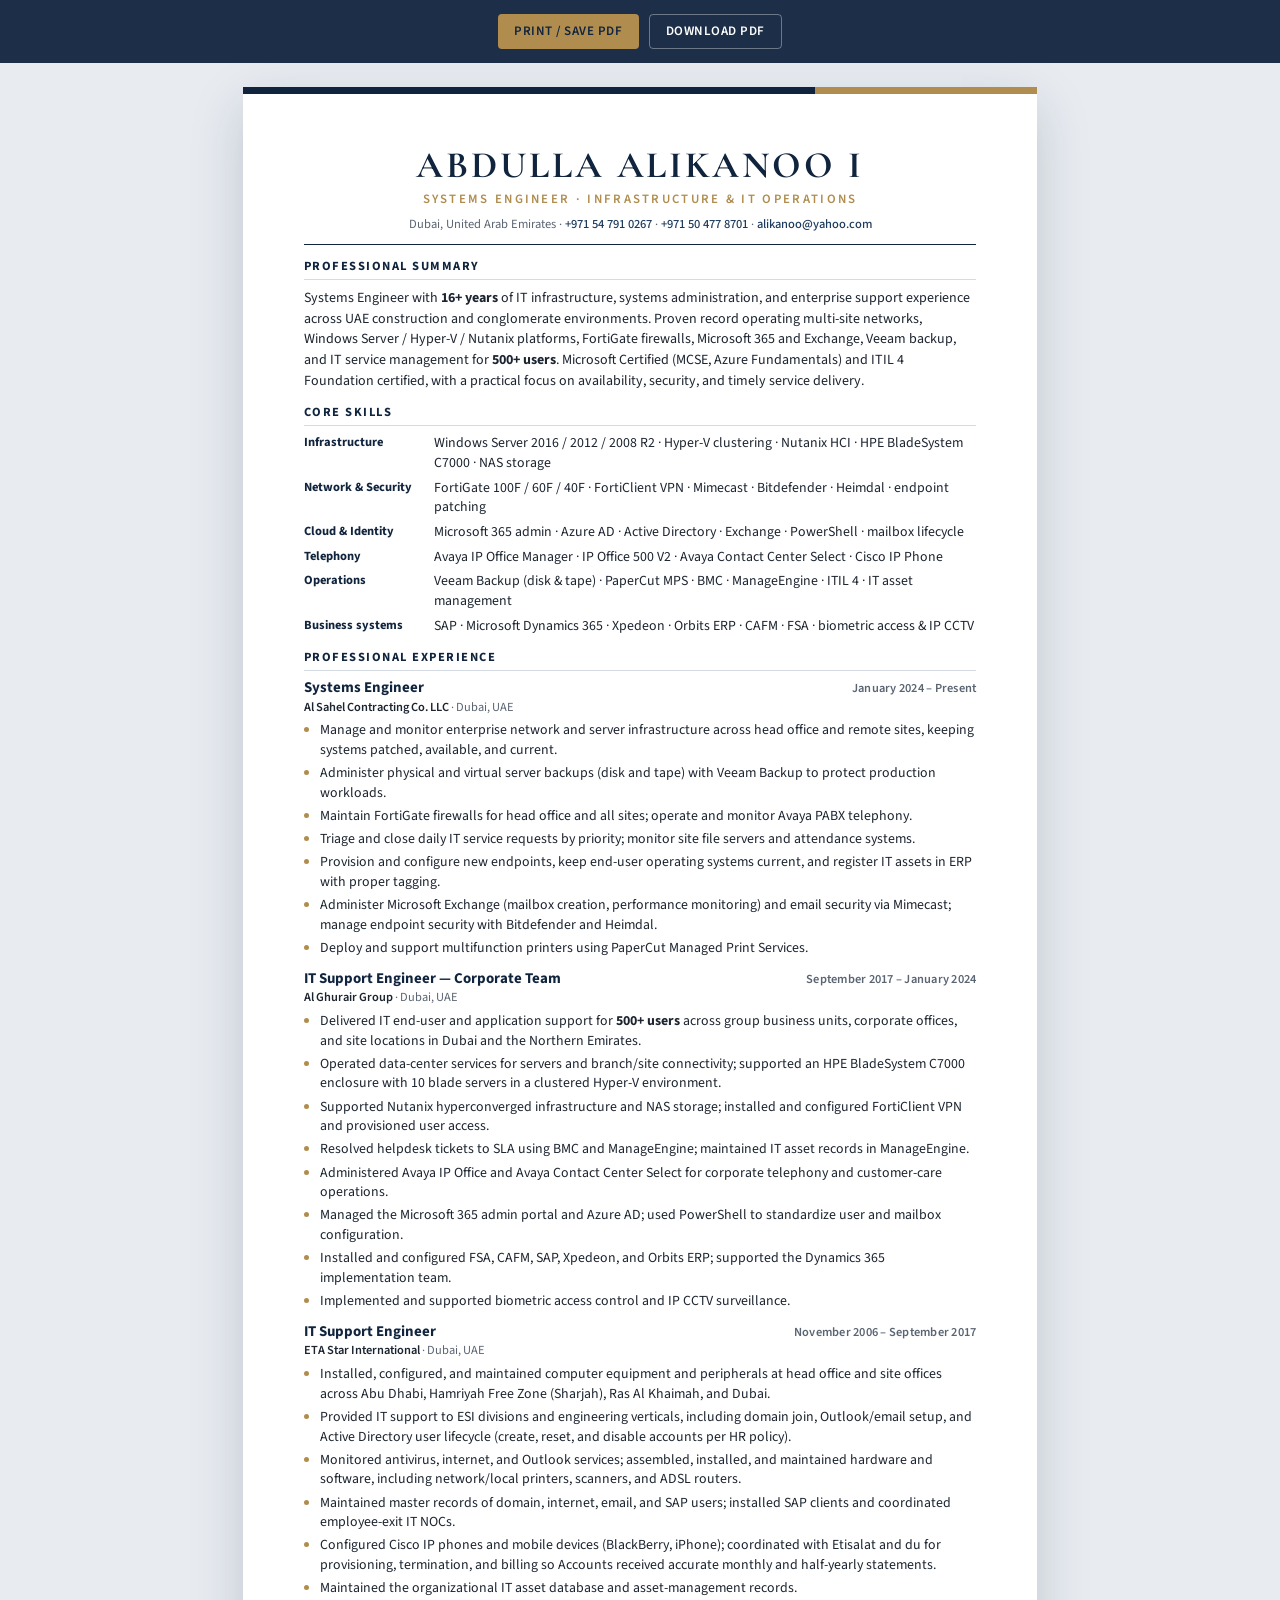
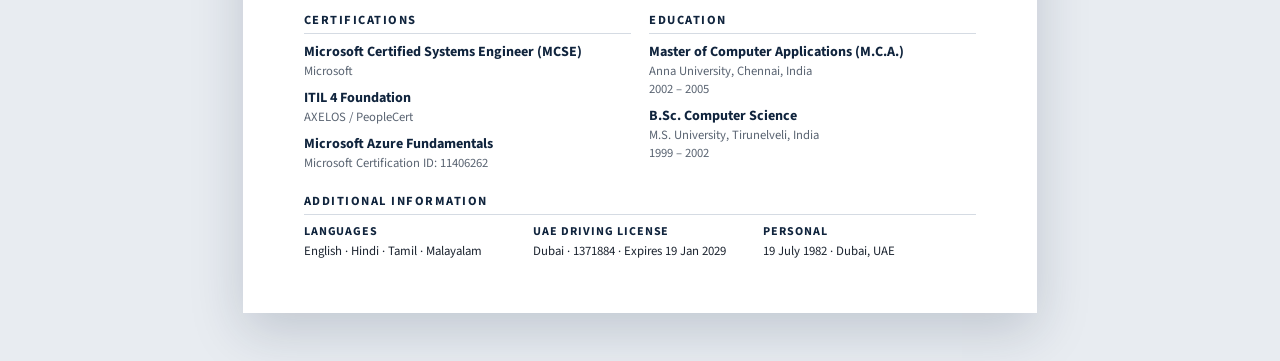
<file: index.html>
<!DOCTYPE html>
<html lang="en">
<head>
  <meta charset="UTF-8" />
  <meta name="viewport" content="width=device-width, initial-scale=1.0" />
  <meta name="description" content="Professional resume of Abdulla Alikanoo I — Systems Engineer with 16+ years of IT infrastructure and operations experience in the UAE." />
  <title>Abdulla Alikanoo I — Systems Engineer Resume</title>
  <link rel="preconnect" href="https://fonts.googleapis.com" />
  <link rel="preconnect" href="https://fonts.gstatic.com" crossorigin />
  <link href="https://fonts.googleapis.com/css2?family=Cormorant+Garamond:wght@600;700&family=Source+Sans+3:wght@400;500;600;700&display=swap" rel="stylesheet" />
  <style>
    :root {
      --navy: #10243d;
      --navy-mid: #1c3a5c;
      --gold: #b08d4f;
      --ink: #1c2430;
      --muted: #5a6472;
      --line: #d5dbe3;
      --chip: #f3f5f8;
      --paper: #ffffff;
      --page-w: 210mm;
      --page-h: 297mm;
    }

    * { box-sizing: border-box; margin: 0; padding: 0; }

    html, body {
      background: #e8ecf1;
      color: var(--ink);
      font-family: "Source Sans 3", "Segoe UI", Helvetica, Arial, sans-serif;
      font-size: 10.4pt;
      line-height: 1.42;
      -webkit-font-smoothing: antialiased;
    }

    .toolbar {
      position: sticky;
      top: 0;
      z-index: 10;
      display: flex;
      justify-content: center;
      gap: 10px;
      padding: 14px 16px;
      background: rgba(16, 36, 61, 0.94);
      backdrop-filter: blur(8px);
    }

    .toolbar button, .toolbar a {
      appearance: none;
      border: 0;
      background: var(--gold);
      color: var(--navy);
      font: 600 13px/1 "Source Sans 3", sans-serif;
      letter-spacing: 0.04em;
      text-transform: uppercase;
      padding: 10px 16px;
      border-radius: 4px;
      cursor: pointer;
      text-decoration: none;
    }

    .toolbar a {
      background: transparent;
      color: #fff;
      border: 1px solid rgba(255,255,255,0.35);
    }

    .sheet {
      width: var(--page-w);
      min-height: var(--page-h);
      margin: 24px auto 48px;
      background: var(--paper);
      box-shadow: 0 18px 50px rgba(16, 36, 61, 0.18);
      padding: 16mm 16mm 14mm;
      position: relative;
    }

    .sheet::before {
      content: "";
      position: absolute;
      top: 0; left: 0; right: 0;
      height: 7px;
      background: linear-gradient(90deg, var(--navy) 0 72%, var(--gold) 72% 100%);
    }

    header {
      text-align: center;
      padding-bottom: 11px;
      border-bottom: 1.5px solid var(--navy);
    }

    h1 {
      font-family: "Cormorant Garamond", Georgia, serif;
      font-size: 28pt;
      font-weight: 700;
      letter-spacing: 0.08em;
      line-height: 1;
      color: var(--navy);
      text-transform: uppercase;
      white-space: nowrap;
    }

    .title-line {
      margin-top: 5px;
      color: var(--gold);
      font-weight: 600;
      font-size: 9.6pt;
      letter-spacing: 0.18em;
      text-transform: uppercase;
    }

    .contact {
      margin-top: 7px;
      font-size: 9.4pt;
      color: var(--muted);
      line-height: 1.45;
    }

    .contact a {
      color: var(--navy-mid);
      text-decoration: none;
      font-weight: 500;
    }

    section { margin-top: 13px; }

    h2 {
      font-size: 9.4pt;
      font-weight: 700;
      letter-spacing: 0.12em;
      text-transform: uppercase;
      color: var(--navy);
      border-bottom: 1px solid var(--line);
      padding-bottom: 3px;
      margin-bottom: 8px;
    }

    .summary {
      color: var(--ink);
      font-size: 10.5pt;
      line-height: 1.48;
    }

    .skills {
      display: grid;
      grid-template-columns: 118px 1fr;
      gap: 5px 12px;
    }

    .skills dt {
      font-weight: 700;
      color: var(--navy);
      font-size: 9.4pt;
    }

    .skills dd { color: var(--ink); }

    .job { margin-bottom: 11px; }

    .job-head {
      display: flex;
      justify-content: space-between;
      align-items: baseline;
      gap: 12px;
    }

    .job h3 {
      font-size: 11.2pt;
      font-weight: 700;
      color: var(--navy);
      line-height: 1.2;
    }

    .company {
      font-weight: 600;
      color: var(--ink);
    }

    .dates {
      white-space: nowrap;
      font-size: 9.3pt;
      font-weight: 600;
      color: var(--muted);
      letter-spacing: 0.02em;
    }

    .meta {
      font-size: 9.3pt;
      color: var(--muted);
      margin: 1px 0 5px;
    }

    ul {
      padding-left: 16px;
    }

    li {
      margin-bottom: 3.5px;
    }

    li::marker { color: var(--gold); }

    .two-col {
      display: grid;
      grid-template-columns: 1fr 1fr;
      gap: 18px;
    }

    .edu h3, .certs h3 {
      font-size: 10.6pt;
      color: var(--navy);
      font-weight: 700;
    }

    .edu p, .certs p {
      font-size: 9.5pt;
      color: var(--muted);
    }

    .edu article, .certs article { margin-bottom: 8px; }

    .extras {
      display: grid;
      grid-template-columns: 1fr 1fr 1fr;
      gap: 10px 16px;
      font-size: 9.6pt;
    }

    .extras strong {
      display: block;
      color: var(--navy);
      font-size: 9pt;
      letter-spacing: 0.08em;
      text-transform: uppercase;
      margin-bottom: 2px;
    }

    footer.note {
      margin-top: 10px;
      font-size: 8pt;
      color: #8a93a0;
      text-align: center;
    }

      @media screen and (max-width: 900px) {
      html, body { background: #fff; }
      .sheet {
        width: 100%;
        min-height: 0;
        margin: 0;
        box-shadow: none;
        padding: 22px 18px 32px;
      }
      .job-head, .two-col, .extras, .skills {
        grid-template-columns: 1fr;
        display: block;
      }
      h1 { font-size: 26pt; white-space: normal; }
      .dates { display: block; margin-top: 2px; }
      .skills dt { margin-top: 6px; }
    }

    @page {
      size: A4;
      margin: 0;
    }

    .print-continue { display: none; }

    @media print {
      html, body {
        background: #fff;
        font-size: 10pt;
      }
      .toolbar { display: none !important; }
      .print-continue {
        display: block;
        break-before: page;
      }
      .sheet {
        width: auto;
        min-height: 0;
        margin: 0;
        box-shadow: none;
        padding: 14mm 15mm 12mm;
      }
      a { color: inherit; text-decoration: none; }
      .job { break-inside: avoid; }
      footer.note { display: none; }
    }
  </style>
</head>
<body>
  <div class="toolbar">
    <button type="button" onclick="window.print()">Print / Save PDF</button>
    <a href="Abdulla_Alikanoo_Resume.pdf" download>Download PDF</a>
  </div>

  <main class="sheet">
    <header>
      <h1>Abdulla Alikanoo I</h1>
      <p class="title-line">Systems Engineer · Infrastructure &amp; IT Operations</p>
      <p class="contact">
        Dubai, United Arab Emirates ·
        <a href="tel:+971547910267">+971 54 791 0267</a> ·
        <a href="tel:+971504778701">+971 50 477 8701</a> ·
        <a href="mailto:alikanoo@yahoo.com">alikanoo@yahoo.com</a>
      </p>
    </header>

    <section>
      <h2>Professional Summary</h2>
      <p class="summary">
        Systems Engineer with <strong>16+ years</strong> of IT infrastructure, systems administration, and enterprise support experience across UAE construction and conglomerate environments. Proven record operating multi-site networks, Windows Server / Hyper-V / Nutanix platforms, FortiGate firewalls, Microsoft 365 and Exchange, Veeam backup, and IT service management for <strong>500+ users</strong>. Microsoft Certified (MCSE, Azure Fundamentals) and ITIL 4 Foundation certified, with a practical focus on availability, security, and timely service delivery.
      </p>
    </section>

    <section>
      <h2>Core Skills</h2>
      <dl class="skills">
        <dt>Infrastructure</dt>
        <dd>Windows Server 2016 / 2012 / 2008 R2 · Hyper-V clustering · Nutanix HCI · HPE BladeSystem C7000 · NAS storage</dd>
        <dt>Network &amp; Security</dt>
        <dd>FortiGate 100F / 60F / 40F · FortiClient VPN · Mimecast · Bitdefender · Heimdal · endpoint patching</dd>
        <dt>Cloud &amp; Identity</dt>
        <dd>Microsoft 365 admin · Azure AD · Active Directory · Exchange · PowerShell · mailbox lifecycle</dd>
        <dt>Telephony</dt>
        <dd>Avaya IP Office Manager · IP Office 500 V2 · Avaya Contact Center Select · Cisco IP Phone</dd>
        <dt>Operations</dt>
        <dd>Veeam Backup (disk &amp; tape) · PaperCut MPS · BMC · ManageEngine · ITIL 4 · IT asset management</dd>
        <dt>Business systems</dt>
        <dd>SAP · Microsoft Dynamics 365 · Xpedeon · Orbits ERP · CAFM · FSA · biometric access &amp; IP CCTV</dd>
      </dl>
    </section>

    <section>
      <h2>Professional Experience</h2>

      <article class="job">
        <div class="job-head">
          <h3>Systems Engineer</h3>
          <span class="dates">January 2024 – Present</span>
        </div>
        <p class="meta"><span class="company">Al Sahel Contracting Co. LLC</span> · Dubai, UAE</p>
        <ul>
          <li>Manage and monitor enterprise network and server infrastructure across head office and remote sites, keeping systems patched, available, and current.</li>
          <li>Administer physical and virtual server backups (disk and tape) with Veeam Backup to protect production workloads.</li>
          <li>Maintain FortiGate firewalls for head office and all sites; operate and monitor Avaya PABX telephony.</li>
          <li>Triage and close daily IT service requests by priority; monitor site file servers and attendance systems.</li>
          <li>Provision and configure new endpoints, keep end-user operating systems current, and register IT assets in ERP with proper tagging.</li>
          <li>Administer Microsoft Exchange (mailbox creation, performance monitoring) and email security via Mimecast; manage endpoint security with Bitdefender and Heimdal.</li>
          <li>Deploy and support multifunction printers using PaperCut Managed Print Services.</li>
        </ul>
      </article>

      <article class="job">
        <div class="job-head">
          <h3>IT Support Engineer — Corporate Team</h3>
          <span class="dates">September 2017 – January 2024</span>
        </div>
        <p class="meta"><span class="company">Al Ghurair Group</span> · Dubai, UAE</p>
        <ul>
          <li>Delivered IT end-user and application support for <strong>500+ users</strong> across group business units, corporate offices, and site locations in Dubai and the Northern Emirates.</li>
          <li>Operated data-center services for servers and branch/site connectivity; supported an HPE BladeSystem C7000 enclosure with 10 blade servers in a clustered Hyper-V environment.</li>
          <li>Supported Nutanix hyperconverged infrastructure and NAS storage; installed and configured FortiClient VPN and provisioned user access.</li>
          <li>Resolved helpdesk tickets to SLA using BMC and ManageEngine; maintained IT asset records in ManageEngine.</li>
          <li>Administered Avaya IP Office and Avaya Contact Center Select for corporate telephony and customer-care operations.</li>
          <li>Managed the Microsoft 365 admin portal and Azure AD; used PowerShell to standardize user and mailbox configuration.</li>
          <li>Installed and configured FSA, CAFM, SAP, Xpedeon, and Orbits ERP; supported the Dynamics 365 implementation team.</li>
          <li>Implemented and supported biometric access control and IP CCTV surveillance.</li>
        </ul>
      </article>

      <h2 class="print-continue">Professional Experience continued</h2>
      <article class="job">
        <div class="job-head">
          <h3>IT Support Engineer</h3>
          <span class="dates">November 2006 – September 2017</span>
        </div>
        <p class="meta"><span class="company">ETA Star International</span> · Dubai, UAE</p>
        <ul>
          <li>Installed, configured, and maintained computer equipment and peripherals at head office and site offices across Abu Dhabi, Hamriyah Free Zone (Sharjah), Ras Al Khaimah, and Dubai.</li>
          <li>Provided IT support to ESI divisions and engineering verticals, including domain join, Outlook/email setup, and Active Directory user lifecycle (create, reset, and disable accounts per HR policy).</li>
          <li>Monitored antivirus, internet, and Outlook services; assembled, installed, and maintained hardware and software, including network/local printers, scanners, and ADSL routers.</li>
          <li>Maintained master records of domain, internet, email, and SAP users; installed SAP clients and coordinated employee-exit IT NOCs.</li>
          <li>Configured Cisco IP phones and mobile devices (BlackBerry, iPhone); coordinated with Etisalat and du for provisioning, termination, and billing so Accounts received accurate monthly and half-yearly statements.</li>
          <li>Maintained the organizational IT asset database and asset-management records.</li>
        </ul>
      </article>
    </section>

    <section class="two-col">
      <div class="certs">
        <h2>Certifications</h2>
        <article>
          <h3>Microsoft Certified Systems Engineer (MCSE)</h3>
          <p>Microsoft</p>
        </article>
        <article>
          <h3>ITIL 4 Foundation</h3>
          <p>AXELOS / PeopleCert</p>
        </article>
        <article>
          <h3>Microsoft Azure Fundamentals</h3>
          <p>Microsoft Certification ID: 11406262</p>
        </article>
      </div>
      <div class="edu">
        <h2>Education</h2>
        <article>
          <h3>Master of Computer Applications (M.C.A.)</h3>
          <p>Anna University, Chennai, India</p>
          <p>2002 – 2005</p>
        </article>
        <article>
          <h3>B.Sc. Computer Science</h3>
          <p>M.S. University, Tirunelveli, India</p>
          <p>1999 – 2002</p>
        </article>
      </div>
    </section>

    <section>
      <h2>Additional Information</h2>
      <div class="extras">
        <p><strong>Languages</strong>English · Hindi · Tamil · Malayalam</p>
        <p><strong>UAE Driving License</strong>Dubai · 1371884 · Expires 19 Jan 2029</p>
        <p><strong>Personal</strong>19 July 1982 · Dubai, UAE</p>
      </div>
    </section>
  </main>
</body>
</html>
</file>
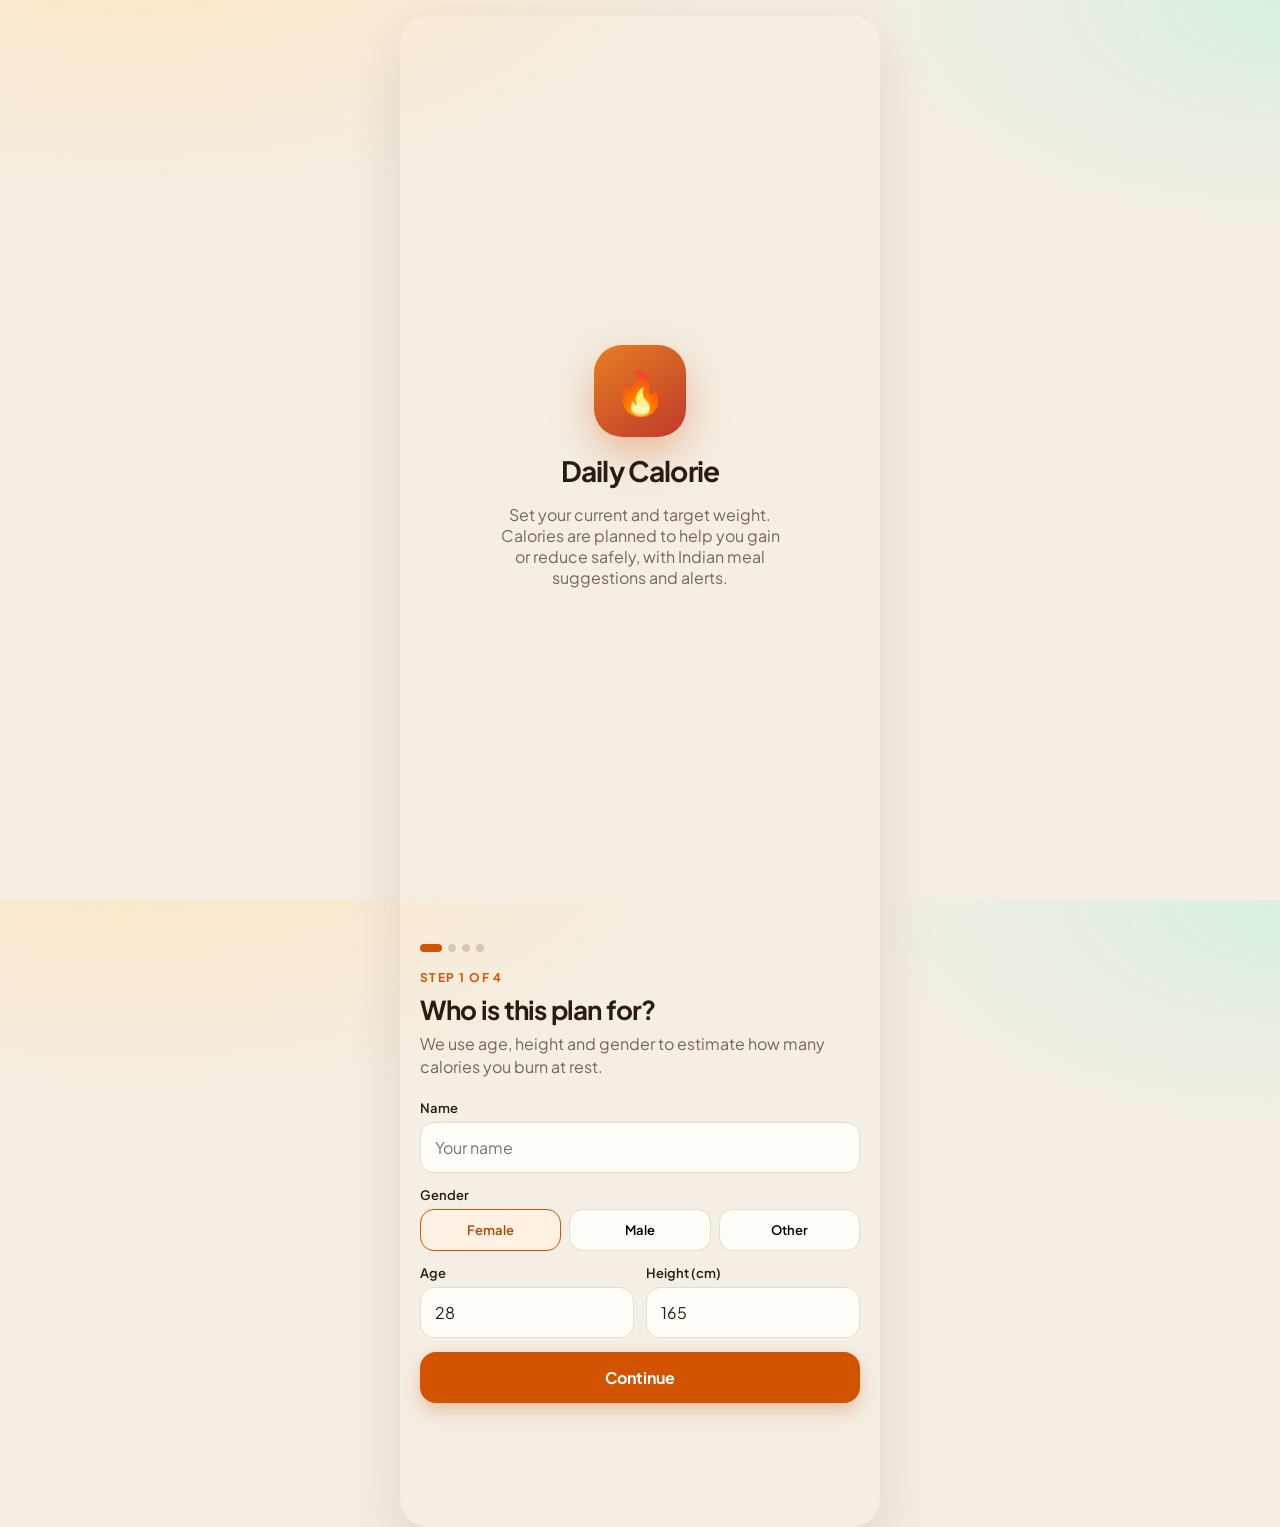
<file: web/index.html>
<!DOCTYPE html>
<html lang="en">
<head>
  <meta charset="UTF-8" />
  <meta name="viewport" content="width=device-width, initial-scale=1, viewport-fit=cover" />
  <meta name="theme-color" content="#d35400" />
  <meta name="mobile-web-app-capable" content="yes" />
  <meta name="apple-mobile-web-app-capable" content="yes" />
  <title>Daily Calorie</title>
  <link rel="preconnect" href="https://fonts.googleapis.com" />
  <link rel="preconnect" href="https://fonts.gstatic.com" crossorigin />
  <link href="https://fonts.googleapis.com/css2?family=Plus+Jakarta+Sans:wght@400;500;600;700;800&display=swap" rel="stylesheet" />
  <link rel="stylesheet" href="styles.css" />
  <link rel="manifest" href="manifest.json" />
</head>
<body>
  <div class="app-shell">
    <section id="screen-splash" class="screen active splash">
      <div class="logo-mark">🔥</div>
      <h1>Daily Calorie</h1>
      <p>Set your current and target weight. Calories are planned to help you gain or reduce safely, with Indian meal suggestions and alerts.</p>
    </section>

    <section id="screen-onboard" class="screen">
      <div class="onboard">
        <div class="step-dots" id="step-dots"></div>
        <div id="onboard-step"></div>
      </div>
    </section>

    <section id="screen-main" class="screen">
      <div id="page-home" class="page">
        <div class="topbar">
          <div class="greet">Good <span id="part-of-day">day</span>, <b id="hello-name">there</b></div>
          <div class="pill" id="today-date"></div>
        </div>
        <div id="status-banner" class="alert-banner"></div>
        <div class="card weight-card">
          <div class="weight-head">
            <div>
              <div class="lbl">Weight to calories</div>
              <b id="weight-plan-title">Set your target</b>
            </div>
            <span class="pill" id="weight-mode-pill">—</span>
          </div>
          <p class="weight-note" style="margin-top:0;margin-bottom:10px;">Enter current and target weight. Calories follow Reduce, Gain, or Maintain.</p>
          <div class="choice-row" id="home-mode-row">
            <button type="button" class="choice" data-intent="reduce">Reduce</button>
            <button type="button" class="choice" data-intent="maintain">Maintain</button>
            <button type="button" class="choice" data-intent="gain">Gain</button>
          </div>
          <div class="grid-2" style="margin-top:12px;">
            <div class="field"><label>Current weight (kg)</label><input id="home-weight" type="number" step="0.1" min="30" max="250" inputmode="decimal" /></div>
            <div class="field"><label>Target weight (kg)</label><input id="home-target" type="number" step="0.1" min="30" max="250" inputmode="decimal" /></div>
          </div>
          <div class="weight-nums">
            <div><small>Now</small><b id="w-now">—</b></div>
            <div><small>Target</small><b id="w-target">—</b></div>
            <div><small>To go</small><b id="w-togo">—</b></div>
          </div>
          <div class="weight-bar"><i id="weight-bar"></i></div>
          <div class="kcal-break" id="kcal-break"></div>
          <p class="weight-note" id="weight-note"></p>
          <button class="btn btn-primary" id="btn-apply-weight" style="margin-top:12px">Update calorie target</button>
        </div>
        <div class="card">
          <div class="ring-wrap">
            <div class="ring">
              <svg width="150" height="150" viewBox="0 0 150 150">
                <circle cx="75" cy="75" r="62" fill="none" stroke="#efe4d2" stroke-width="12" />
                <circle id="kcal-ring" cx="75" cy="75" r="62" fill="none" stroke="#d35400" stroke-width="12"
                  stroke-linecap="round" stroke-dasharray="389.6" stroke-dashoffset="389.6" />
              </svg>
              <div class="ring-center">
                <b id="kcal-left">0</b>
                <small id="kcal-caption">kcal left</small>
              </div>
            </div>
            <div class="stat-col">
              <div class="stat"><div class="lbl">Eaten</div><div class="val" id="kcal-eaten">0</div></div>
              <div class="stat"><div class="lbl">Daily target</div><div class="val" id="kcal-goal">0</div></div>
              <div class="stat"><div class="lbl">Plan</div><div class="val" id="goal-type">Maintain</div></div>
            </div>
          </div>
          <div class="macros">
            <div class="macro">Protein <div class="bar p"><i id="bar-p"></i></div><small id="txt-p">0 / 0 g</small></div>
            <div class="macro">Carbs <div class="bar c"><i id="bar-c"></i></div><small id="txt-c">0 / 0 g</small></div>
            <div class="macro">Fat <div class="bar f"><i id="bar-f"></i></div><small id="txt-f">0 / 0 g</small></div>
          </div>
        </div>

        <div class="card suggest-card">
          <div class="suggest-head">
            <h3>Suggested Indian <span id="suggest-meal">meal</span></h3>
            <span id="suggest-remain"></span>
          </div>
          <div id="combo-list"></div>
          <h3 style="margin:12px 0 4px">Quick add</h3>
          <div id="quick-foods"></div>
        </div>

        <div class="card">
          <h3>Today's log</h3>
          <div id="home-log"></div>
        </div>
      </div>

      <div id="page-foods" class="page hidden">
        <div class="topbar"><div class="greet"><b>Indian foods</b><span>Search and log a serving</span></div></div>
        <div class="search-wrap"><input id="food-search" type="search" placeholder="Search dosa, roti, biryani..." /></div>
        <div class="filter-scroll" id="food-filters"></div>
        <div class="card" id="food-list"></div>
        <div class="card custom-box">
          <h3>Custom item</h3>
          <input id="custom-name" placeholder="Name, e.g. homemade dal" />
          <div class="grid-2">
            <input id="custom-kcal" type="number" min="1" placeholder="Calories" />
            <select id="custom-meal">
              <option value="breakfast">Breakfast</option>
              <option value="lunch">Lunch</option>
              <option value="snack">Snack</option>
              <option value="dinner">Dinner</option>
            </select>
          </div>
          <button class="btn btn-primary" id="add-custom" style="margin-top:10px">Log custom food</button>
        </div>
      </div>

      <div id="page-log" class="page hidden">
        <div class="topbar"><div class="greet"><b>Daily log</b><span id="log-summary"></span></div></div>
        <div class="card" id="full-log"></div>
        <div class="card">
          <h3>This week</h3>
          <div class="week" id="week-strip"></div>
        </div>
      </div>

      <div id="page-alerts" class="page hidden">
        <div class="topbar"><div class="greet"><b>Alerts</b><span>Meal reminders and calorie warnings</span></div></div>
        <div class="card">
          <div class="toggle-row">
            <div><b>Meal reminders</b><small>Breakfast, lunch, snack, dinner</small></div>
            <button class="switch" id="sw-meals" type="button"><i></i></button>
          </div>
          <div class="time-grid">
            <div><label>Breakfast</label><input type="time" id="t-breakfast" /></div>
            <div><label>Lunch</label><input type="time" id="t-lunch" /></div>
            <div><label>Snack</label><input type="time" id="t-snack" /></div>
            <div><label>Dinner</label><input type="time" id="t-dinner" /></div>
          </div>
        </div>
        <div class="card">
          <div class="toggle-row">
            <div><b>Calorie warning</b><small>Alert at 80% of your daily goal</small></div>
            <button class="switch" id="sw-warn" type="button"><i></i></button>
          </div>
          <div class="toggle-row">
            <div><b>Over-limit alert</b><small>Alert when you exceed the goal</small></div>
            <button class="switch" id="sw-over" type="button"><i></i></button>
          </div>
          <div class="toggle-row">
            <div><b>Hydration ping</b><small>Drink water every 2 hours (8am–8pm)</small></div>
            <button class="switch" id="sw-water" type="button"><i></i></button>
          </div>
        </div>
        <div class="card">
          <button class="btn btn-primary" id="btn-test-alert">Send test alert</button>
          <button class="btn btn-ghost" id="btn-save-alerts">Save reminder times</button>
        </div>
      </div>

      <div id="page-profile" class="page hidden">
        <div class="topbar"><div class="greet"><b>Profile</b><span>Goal and body stats</span></div></div>
        <div class="card" id="profile-card"></div>
        <div class="card">
          <button class="btn btn-primary" id="btn-edit-profile">Recalculate goal</button>
          <button class="btn btn-ghost" id="btn-reset-today">Clear today's log</button>
        </div>
      </div>

      <nav class="nav">
        <button data-page="home" class="on">
          <svg viewBox="0 0 24 24" fill="none" stroke="currentColor" stroke-width="2"><path d="M4 11l8-7 8 7v9a1 1 0 0 1-1 1h-5v-6H10v6H5a1 1 0 0 1-1-1z"/></svg>
          Home
        </button>
        <button data-page="foods">
          <svg viewBox="0 0 24 24" fill="none" stroke="currentColor" stroke-width="2"><path d="M4 12h16M7 5h10l1 7H6zM8 19h8"/><circle cx="8" cy="19" r="1"/><circle cx="16" cy="19" r="1"/></svg>
          Foods
        </button>
        <button data-page="log">
          <svg viewBox="0 0 24 24" fill="none" stroke="currentColor" stroke-width="2"><rect x="4" y="4" width="16" height="16" rx="2"/><path d="M8 4v16M4 10h16"/></svg>
          Log
        </button>
        <button data-page="alerts">
          <svg viewBox="0 0 24 24" fill="none" stroke="currentColor" stroke-width="2"><path d="M18 8a6 6 0 10-12 0c0 7-3 7-3 7h18s-3 0-3-7"/><path d="M10 21a2 2 0 004 0"/></svg>
          Alerts
        </button>
        <button data-page="profile">
          <svg viewBox="0 0 24 24" fill="none" stroke="currentColor" stroke-width="2"><circle cx="12" cy="8" r="3"/><path d="M5 20c1.5-3 4-5 7-5s5.5 2 7 5"/></svg>
          You
        </button>
      </nav>
    </section>
  </div>
  <div class="toast" id="toast"></div>
  <script src="foods.js"></script>
  <script src="app.js"></script>
</body>
</html>
</file>
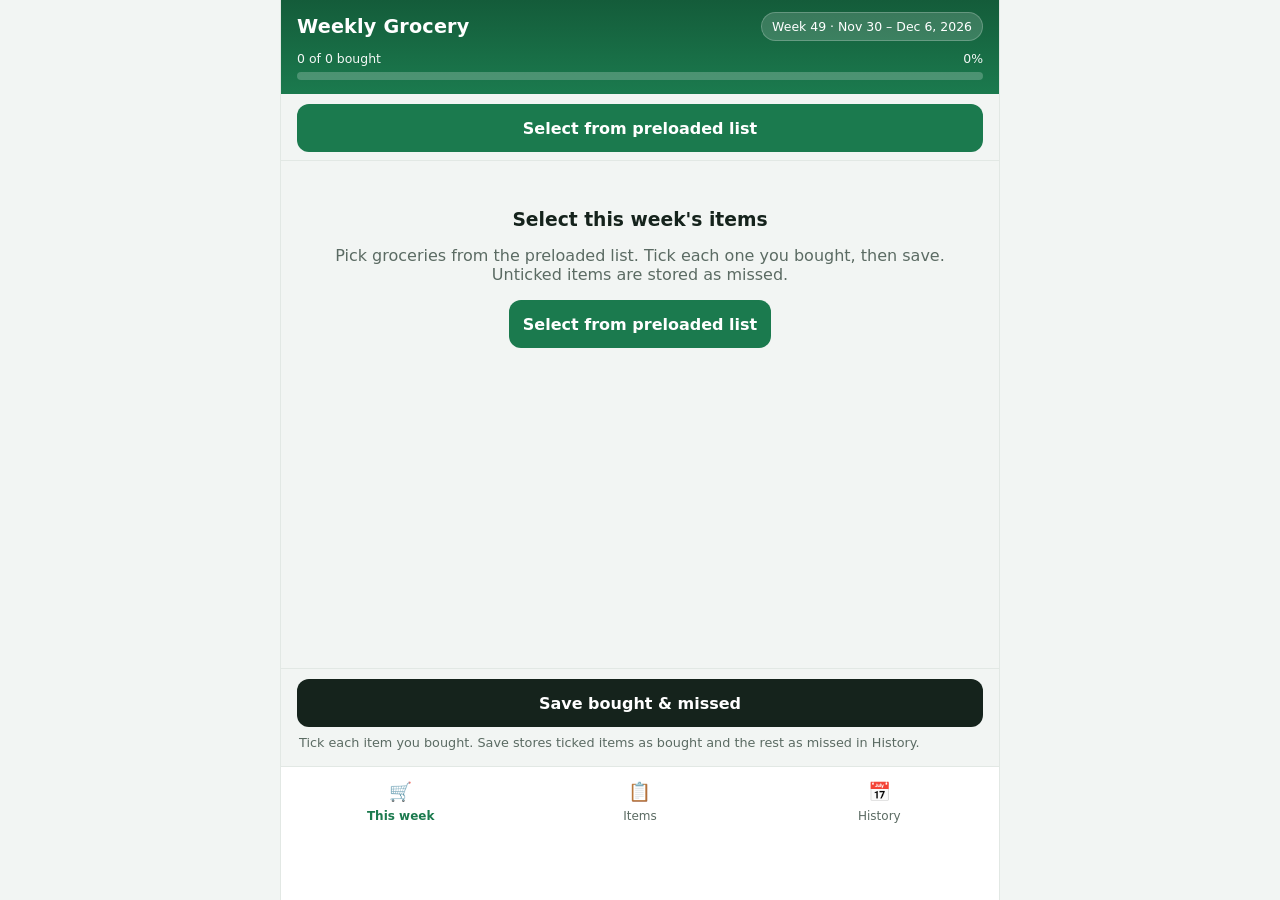
<file: android/app/src/main/assets/index.html>
<!DOCTYPE html>
<html lang="en">
<head>
  <meta charset="UTF-8">
  <meta name="viewport" content="width=device-width, initial-scale=1, maximum-scale=1, user-scalable=no, viewport-fit=cover">
  <meta name="theme-color" content="#1B7A4E">
  <meta name="color-scheme" content="light">
  <title>Weekly Grocery</title>
  <style>
    :root {
      --primary: #1B7A4E;
      --primary-dark: #145C3A;
      --primary-soft: #E7F5EE;
      --accent: #E8A317;
      --danger: #D64545;
      --danger-soft: #FDECEC;
      --bg: #F2F5F3;
      --card: #FFFFFF;
      --text: #15231C;
      --muted: #5B6B63;
      --line: #E2E8E4;
      --bought: #3D8B63;
      --missed: #C44B4B;
      --header-h: 72px;
      --nav-h: 64px;
      --radius: 16px;
      --safe-t: env(safe-area-inset-top, 0px);
      --safe-b: env(safe-area-inset-bottom, 0px);
      --safe-l: env(safe-area-inset-left, 0px);
      --safe-r: env(safe-area-inset-right, 0px);
    }

    * { box-sizing: border-box; -webkit-tap-highlight-color: transparent; }

    html, body {
      margin: 0;
      padding: 0;
      height: 100%;
      max-height: 100%;
      overflow: hidden;
      background: var(--bg);
      color: var(--text);
      font-family: "Roboto", "Noto Sans", system-ui, -apple-system, sans-serif;
    }

    button, input, select, textarea { font: inherit; }

    .app {
      display: flex;
      flex-direction: column;
      height: 100%;
      width: 100%;
      max-width: 720px;
      margin: 0 auto;
      background: var(--bg);
      overflow: hidden;
    }

    header.app-header {
      flex: 0 0 auto;
      background: linear-gradient(180deg, var(--primary-dark), var(--primary));
      color: #fff;
      padding: 12px 16px 14px;
      padding-left: max(16px, var(--safe-l));
      padding-right: max(16px, var(--safe-r));
    }

    .brand-row {
      display: flex;
      align-items: center;
      justify-content: space-between;
      gap: 12px;
    }

    .brand {
      font-size: 1.2rem;
      font-weight: 700;
      letter-spacing: 0.01em;
    }

    .week-chip {
      background: rgba(255,255,255,0.16);
      border: 1px solid rgba(255,255,255,0.22);
      border-radius: 999px;
      padding: 6px 10px;
      font-size: 0.78rem;
      white-space: nowrap;
    }

    .progress-wrap {
      margin-top: 10px;
    }

    .progress-meta {
      display: flex;
      justify-content: space-between;
      font-size: 0.78rem;
      opacity: 0.95;
      margin-bottom: 6px;
    }

    .progress-bar {
      height: 8px;
      background: rgba(255,255,255,0.22);
      border-radius: 99px;
      overflow: hidden;
    }

    .progress-bar > span {
      display: block;
      height: 100%;
      width: 0%;
      background: var(--accent);
      border-radius: 99px;
      transition: width 0.25s ease;
    }

    .panels {
      flex: 1 1 auto;
      min-height: 0;
      position: relative;
      overflow: hidden;
    }

    .panel {
      display: none;
      flex-direction: column;
      height: 100%;
      min-height: 0;
    }

    .panel.active { display: flex; }

    .scroll {
      flex: 1 1 auto;
      min-height: 0;
      overflow-y: auto;
      overflow-x: hidden;
      -webkit-overflow-scrolling: touch;
      overscroll-behavior: contain;
      padding: 12px 16px 16px;
      padding-left: max(16px, var(--safe-l));
      padding-right: max(16px, var(--safe-r));
    }

    .sticky-form {
      flex: 0 0 auto;
      padding: 10px 16px 8px;
      padding-left: max(16px, var(--safe-l));
      padding-right: max(16px, var(--safe-r));
      background: var(--bg);
      border-bottom: 1px solid var(--line);
    }

    .row-form {
      display: flex;
      gap: 8px;
      align-items: stretch;
    }

    .row-form input[type="text"],
    .row-form input[type="number"],
    .row-form select {
      flex: 1;
      min-width: 0;
      border: 1px solid var(--line);
      background: var(--card);
      border-radius: 12px;
      padding: 12px 12px;
      font-size: 16px;
      outline: none;
    }

    .row-form input:focus, .row-form select:focus, .modal input:focus, .modal select:focus {
      border-color: var(--primary);
      box-shadow: 0 0 0 3px var(--primary-soft);
    }

    .btn {
      border: none;
      border-radius: 12px;
      padding: 12px 14px;
      font-weight: 700;
      cursor: pointer;
      min-height: 48px;
    }

    .btn-primary { background: var(--primary); color: #fff; }
    .btn-dark { background: var(--text); color: #fff; width: 100%; }
    .btn-ghost {
      background: transparent;
      color: var(--danger);
      border: 1px solid var(--danger);
      width: 100%;
    }
    .btn:active { transform: scale(0.98); }

    .hint {
      color: var(--muted);
      font-size: 0.8rem;
      margin: 8px 2px 0;
    }

    .cat-block { margin-bottom: 16px; }

    .cat-title {
      font-size: 0.75rem;
      font-weight: 800;
      letter-spacing: 0.06em;
      text-transform: uppercase;
      color: var(--muted);
      margin: 6px 4px 8px;
    }

    .card {
      background: var(--card);
      border-radius: var(--radius);
      box-shadow: 0 1px 2px rgba(21,35,28,0.06);
      overflow: hidden;
    }

    .item-row {
      display: flex;
      align-items: center;
      gap: 10px;
      padding: 10px 12px;
      min-height: 56px;
      border-bottom: 1px solid var(--line);
    }

    .item-row:last-child { border-bottom: none; }

    .check {
      width: 28px;
      height: 28px;
      flex: 0 0 28px;
      accent-color: var(--primary);
    }

    .tick-wrap {
      width: 28px;
      height: 28px;
      flex: 0 0 28px;
      border: 2px solid #C5D0CA;
      border-radius: 8px;
      background: #fff;
      display: flex;
      align-items: center;
      justify-content: center;
      font-size: 1.05rem;
      color: transparent;
      font-weight: 800;
    }

    .item-row.is-bought .tick-wrap {
      background: var(--primary);
      border-color: var(--primary);
      color: #fff;
    }

    .item-main {
      flex: 1;
      min-width: 0;
    }

    .item-name {
      font-size: 1rem;
      font-weight: 600;
      overflow: hidden;
      text-overflow: ellipsis;
      white-space: nowrap;
    }

    .item-name.bought { text-decoration: line-through; color: var(--muted); }

    .item-meta {
      font-size: 0.75rem;
      color: var(--muted);
      margin-top: 2px;
    }

    .qty {
      display: flex;
      align-items: center;
      gap: 4px;
      flex: 0 0 auto;
    }

    .qty button {
      width: 32px;
      height: 32px;
      border: 1px solid var(--line);
      background: var(--bg);
      border-radius: 8px;
      font-size: 1.1rem;
      line-height: 1;
      color: var(--text);
    }

    .qty span {
      min-width: 18px;
      text-align: center;
      font-weight: 700;
      font-size: 0.9rem;
    }

    .icon-btn {
      width: 36px;
      height: 36px;
      border: none;
      background: transparent;
      color: var(--muted);
      font-size: 1.05rem;
      border-radius: 8px;
    }

    .icon-btn.danger { color: var(--danger); }

    .footer-actions {
      flex: 0 0 auto;
      padding: 10px 16px 16px;
      padding-left: max(16px, var(--safe-l));
      padding-right: max(16px, var(--safe-r));
      background: var(--bg);
      border-top: 1px solid var(--line);
    }

    .empty {
      text-align: center;
      color: var(--muted);
      padding: 36px 12px;
    }

    .empty h3 { margin: 0 0 6px; color: var(--text); }

    .history-card {
      background: var(--card);
      border-radius: var(--radius);
      margin-bottom: 12px;
      box-shadow: 0 1px 2px rgba(21,35,28,0.06);
      overflow: hidden;
    }

    .history-head {
      width: 100%;
      text-align: left;
      background: var(--card);
      border: none;
      padding: 14px;
      display: flex;
      justify-content: space-between;
      align-items: center;
      gap: 8px;
      min-height: 56px;
    }

    .history-title { font-weight: 800; }
    .history-sub { font-size: 0.8rem; color: var(--muted); margin-top: 3px; }

    .history-body {
      display: none;
      border-top: 1px solid var(--line);
      padding: 8px 14px 12px;
    }

    .history-card.open .history-body { display: block; }

    .history-item {
      display: flex;
      justify-content: space-between;
      gap: 8px;
      padding: 6px 0;
      font-size: 0.92rem;
    }

    .history-group-title {
      font-size: 0.75rem;
      font-weight: 800;
      letter-spacing: 0.06em;
      text-transform: uppercase;
      margin: 10px 0 4px;
    }
    .history-group-title.ok { color: var(--bought); }
    .history-group-title.no { color: var(--missed); }

    .ok { color: var(--bought); font-weight: 700; }
    .no { color: var(--missed); font-weight: 700; }

    nav.bottom-nav {
      flex: 0 0 auto;
      display: flex;
      background: var(--card);
      border-top: 1px solid var(--line);
      padding-top: 8px;
      padding-bottom: 12px;
    }

    .bottom-space {
      flex: 0 0 56px;
      height: 56px;
      min-height: 56px;
      background: var(--card);
    }

    nav.bottom-nav button {
      flex: 1;
      border: none;
      background: transparent;
      padding: 6px 4px 8px;
      color: var(--muted);
      min-height: 52px;
    }

    nav.bottom-nav button.active {
      color: var(--primary);
      font-weight: 800;
    }

    nav.bottom-nav .nav-ico { display: block; font-size: 1.15rem; margin-bottom: 2px; }
    nav.bottom-nav .nav-lab { font-size: 0.75rem; }

    .modal-backdrop {
      display: none;
      position: fixed;
      inset: 0;
      background: rgba(15, 28, 22, 0.45);
      z-index: 20;
      align-items: flex-end;
      justify-content: center;
    }

    .modal-backdrop.show { display: flex; }

    .modal {
      width: 100%;
      max-width: 720px;
      background: var(--card);
      border-radius: 20px 20px 0 0;
      padding: 16px 16px calc(48px + var(--safe-b));
      max-height: 88dvh;
      overflow-y: auto;
      -webkit-overflow-scrolling: touch;
    }

    .modal h2 { margin: 0 0 12px; font-size: 1.15rem; }

    .field { margin-bottom: 10px; }
    .field label {
      display: block;
      font-size: 0.75rem;
      font-weight: 700;
      color: var(--muted);
      margin-bottom: 4px;
      text-transform: uppercase;
      letter-spacing: 0.04em;
    }

    .field input, .field select {
      width: 100%;
      border: 1px solid var(--line);
      border-radius: 12px;
      padding: 12px;
      font-size: 16px;
      background: #fff;
    }

    .modal-actions {
      display: grid;
      grid-template-columns: 1fr 1fr;
      gap: 8px;
      margin-top: 8px;
    }

    .pick-btn { width: 100%; }

    .picker-item {
      display: flex;
      align-items: center;
      gap: 10px;
      width: 100%;
      text-align: left;
      background: var(--card);
      border: none;
      border-bottom: 1px solid var(--line);
      padding: 12px;
      min-height: 52px;
    }

    .picker-item .mark {
      width: 26px;
      height: 26px;
      border: 2px solid #C5D0CA;
      border-radius: 8px;
      display: flex;
      align-items: center;
      justify-content: center;
      color: transparent;
      font-weight: 800;
      flex: 0 0 26px;
    }

    .picker-item.picked .mark {
      background: var(--primary);
      border-color: var(--primary);
      color: #fff;
    }

    .chip-row {
      display: flex;
      flex-wrap: wrap;
      gap: 8px;
      margin-bottom: 12px;
    }

    .chip {
      border: 1px solid var(--line);
      background: var(--card);
      border-radius: 999px;
      padding: 8px 12px;
      font-size: 0.82rem;
      color: var(--text);
    }

    .chip.on {
      background: var(--primary-soft);
      border-color: var(--primary);
      color: var(--primary-dark);
      font-weight: 700;
    }

    .add-week-btn {
      border: 1px solid var(--primary);
      background: var(--primary-soft);
      color: var(--primary-dark);
      border-radius: 10px;
      padding: 8px 10px;
      font-weight: 700;
      font-size: 0.78rem;
      white-space: nowrap;
    }

    .add-week-btn[disabled] {
      opacity: 0.45;
      border-color: var(--line);
      background: var(--bg);
      color: var(--muted);
    }

    .item-row.items-mode .qty { display: none; }

    @media (max-width: 400px) {
      .item-row { gap: 6px; padding: 10px 8px; }
      .add-week-btn { padding: 8px 8px; font-size: 0.72rem; }
      .icon-btn { width: 32px; height: 32px; }
    }

    @media (min-width: 600px) {
      .app { border-left: 1px solid var(--line); border-right: 1px solid var(--line); }
      .modal { border-radius: 20px; margin-bottom: 24px; }
      .modal-backdrop { align-items: center; }
    }
  </style>
</head>
<body>
<div class="app">
  <header class="app-header">
    <div class="brand-row">
      <div class="brand">Weekly Grocery</div>
      <div class="week-chip" id="weekChip">This week</div>
    </div>
    <div class="progress-wrap" id="progressWrap">
      <div class="progress-meta">
        <span id="progressLabel">0 of 0 bought</span>
        <span id="progressPct">0%</span>
      </div>
      <div class="progress-bar"><span id="progressFill"></span></div>
    </div>
  </header>

  <div class="panels">
    <section class="panel active" id="panel-shop">
      <div class="sticky-form">
        <button class="btn btn-primary pick-btn" id="pickItemsBtn" type="button">Select from preloaded list</button>
      </div>
      <div class="scroll" id="shopScroll"></div>
      <div class="footer-actions">
        <button class="btn btn-dark" id="finishBtn" type="button">Save bought &amp; missed</button>
        <p class="hint">Tick each item you bought. Save stores ticked items as bought and the rest as missed in History.</p>
      </div>
    </section>

    <section class="panel" id="panel-items">
      <div class="sticky-form">
        <div class="row-form">
          <input id="newItemName" type="text" maxlength="60" placeholder="Add item, e.g. Milk" autocomplete="off">
          <button class="btn btn-primary" id="addItemBtn" type="button">Add</button>
        </div>
        <p class="hint">This is your preloaded list. Tap Add to put an item on this week, then tick bought items and save.</p>
      </div>
      <div class="scroll" id="itemsScroll"></div>
    </section>

    <section class="panel" id="panel-history">
      <div class="scroll" id="historyScroll"></div>
    </section>
  </div>

  <nav class="bottom-nav">
    <button type="button" class="active" data-tab="shop"><span class="nav-ico">🛒</span><span class="nav-lab">This week</span></button>
    <button type="button" data-tab="items"><span class="nav-ico">📋</span><span class="nav-lab">Items</span></button>
    <button type="button" data-tab="history"><span class="nav-ico">📅</span><span class="nav-lab">History</span></button>
  </nav>
  <div class="bottom-space" aria-hidden="true"></div>
</div>

<div class="modal-backdrop" id="modalBackdrop">
  <div class="modal" role="dialog" aria-modal="true" aria-labelledby="modalTitle">
    <h2 id="modalTitle">Edit item</h2>
    <div class="field">
      <label for="editName">Name</label>
      <input id="editName" type="text" maxlength="60">
    </div>
    <div class="field">
      <label for="editCategory">Category</label>
      <select id="editCategory"></select>
    </div>
    <div class="field">
      <label for="editQty">Usual quantity</label>
      <input id="editQty" type="number" min="1" max="9999" step="1">
    </div>
    <div class="field">
      <label for="editUnit">Unit</label>
      <input id="editUnit" type="text" maxlength="16" placeholder="pcs, kg, L, pack">
    </div>
    <div class="field" id="stapleField" style="display:none">
      <label>
        <input id="editStaple" type="checkbox"> Keep in preloaded list
      </label>
    </div>
    <div class="modal-actions">
      <button class="btn" type="button" id="cancelEdit" style="background:#eef2f0">Cancel</button>
      <button class="btn btn-primary" type="button" id="saveEdit">Save</button>
    </div>
  </div>
</div>

<div class="modal-backdrop" id="pickerBackdrop">
  <div class="modal" role="dialog" aria-modal="true" aria-labelledby="pickerTitle">
    <h2 id="pickerTitle">Select this week's items</h2>
    <p class="hint">Tap items from the preloaded list. Selected items go on This week so you can tick what you bought.</p>
    <div id="pickerList"></div>
    <div class="modal-actions">
      <button class="btn" type="button" id="cancelPicker" style="background:#eef2f0">Close</button>
      <button class="btn btn-primary" type="button" id="donePicker">Done</button>
    </div>
  </div>
</div>

<script>
(function () {
  const STORAGE_KEY = "weeklyGrocery.v2";
  const CATEGORIES = ["Dairy", "Bakery", "Produce", "Protein", "Pantry", "Household", "Other"];
  const DEFAULT_ITEMS = [
    ["Milk", "Dairy", 2, "L"],
    ["Eggs", "Dairy", 12, "pcs"],
    ["Butter", "Dairy", 1, "pack"],
    ["Cheese", "Dairy", 1, "pack"],
    ["Yogurt", "Dairy", 4, "cups"],
    ["Bread", "Bakery", 1, "loaf"],
    ["Roti / Chapati", "Bakery", 1, "pack"],
    ["Bananas", "Produce", 1, "bunch"],
    ["Apples", "Produce", 6, "pcs"],
    ["Tomatoes", "Produce", 1, "kg"],
    ["Onions", "Produce", 1, "kg"],
    ["Potatoes", "Produce", 2, "kg"],
    ["Garlic", "Produce", 1, "pack"],
    ["Ginger", "Produce", 1, "pcs"],
    ["Spinach", "Produce", 1, "bunch"],
    ["Carrots", "Produce", 500, "g"],
    ["Chicken", "Protein", 1, "kg"],
    ["Fish", "Protein", 500, "g"],
    ["Rice", "Pantry", 5, "kg"],
    ["Pasta", "Pantry", 1, "pack"],
    ["Cooking oil", "Pantry", 1, "L"],
    ["Sugar", "Pantry", 1, "kg"],
    ["Salt", "Pantry", 1, "pack"],
    ["Tea", "Pantry", 1, "pack"],
    ["Coffee", "Pantry", 1, "pack"],
    ["Dish soap", "Household", 1, "bottle"],
    ["Laundry detergent", "Household", 1, "pack"],
    ["Toilet paper", "Household", 1, "pack"]
  ];

  const uid = () => (crypto.randomUUID ? crypto.randomUUID() : ("id" + Date.now() + Math.random().toString(16).slice(2)));
  const esc = (s) => String(s).replace(/[&<>"']/g, (c) => ({ "&": "&amp;", "<": "&lt;", ">": "&gt;", '"': "&quot;", "'": "&#39;" }[c]));

  function weekInfo(from) {
    const d = from ? new Date(from) : new Date();
    const date = new Date(d.getFullYear(), d.getMonth(), d.getDate());
    const day = date.getDay();
    const mondayOffset = day === 0 ? -6 : 1 - day;
    const monday = new Date(date);
    monday.setDate(date.getDate() + mondayOffset);
    const sunday = new Date(monday);
    sunday.setDate(monday.getDate() + 6);
    const thursday = new Date(monday);
    thursday.setDate(monday.getDate() + 3);
    const year = thursday.getFullYear();
    const jan4 = new Date(year, 0, 4);
    const jan4Day = jan4.getDay() || 7;
    const week1 = new Date(jan4);
    week1.setDate(jan4.getDate() - jan4Day + 1);
    const week = 1 + Math.round((monday - week1) / 604800000);
    const key = year + "-W" + String(week).padStart(2, "0");
    const fmt = (x) => x.toLocaleDateString(undefined, { month: "short", day: "numeric" });
    const label = fmt(monday) + " – " + fmt(sunday) + ", " + year;
    return { key, week, year, monday, sunday, label };
  }

  function loadState() {
    try {
      const raw = localStorage.getItem(STORAGE_KEY);
      if (raw) {
        const parsed = JSON.parse(raw);
        if (parsed && Array.isArray(parsed.catalog)) return parsed;
      }
    } catch (e) {}
    const catalog = DEFAULT_ITEMS.map(([name, category, qty, unit]) => ({
      id: uid(), name, category, qty, unit, staple: true
    }));
    return { catalog, currentWeekKey: null, currentList: [], history: [] };
  }

  let state = loadState();
  let editingId = null;
  let openHistory = {};

  function save() {
    localStorage.setItem(STORAGE_KEY, JSON.stringify(state));
  }

  function archiveCurrentWeek(auto) {
    if (!state.currentList.length) return;
    state.history.push({
      id: uid(),
      weekKey: state.currentWeekKey,
      label: state.currentWeekLabel || state.currentWeekKey,
      finishedAt: new Date().toISOString(),
      auto: !!auto,
      items: state.currentList.map((i) => ({ ...i }))
    });
  }

  function ensureCurrentWeek() {
    const now = weekInfo();
    if (state.currentWeekKey === now.key) return;
    if (state.currentWeekKey) archiveCurrentWeek(true);
    startWeek(now);
  }

  function startWeek(info) {
    state.currentWeekKey = info.key;
    state.currentWeekLabel = info.label;
    state.currentList = [];
    save();
  }

  function currentWeek() {
    return weekInfo();
  }

  function setTab(tab) {
    document.querySelectorAll(".panel").forEach((p) => p.classList.remove("active"));
    document.getElementById("panel-" + tab).classList.add("active");
    document.querySelectorAll(".bottom-nav button").forEach((b) => {
      b.classList.toggle("active", b.dataset.tab === tab);
    });
    if (tab === "shop") renderShop();
    if (tab === "items") renderItems();
    if (tab === "history") renderHistory();
  }

  function updateHeader() {
    const w = currentWeek();
    document.getElementById("weekChip").textContent = "Week " + w.week + " · " + w.label;
    const total = state.currentList.length;
    const bought = state.currentList.filter((i) => i.bought).length;
    const pct = total ? Math.round((bought / total) * 100) : 0;
    document.getElementById("progressLabel").textContent = bought + " of " + total + " bought";
    document.getElementById("progressPct").textContent = pct + "%";
    document.getElementById("progressFill").style.width = pct + "%";
  }

  function groupByCategory(items) {
    const groups = {};
    CATEGORIES.forEach((c) => { groups[c] = []; });
    items.forEach((item) => {
      const cat = CATEGORIES.includes(item.category) ? item.category : "Other";
      groups[cat].push(item);
    });
    return groups;
  }

  function renderShop() {
    updateHeader();
    const root = document.getElementById("shopScroll");
    if (!state.currentList.length) {
      root.innerHTML = '<div class="empty"><h3>Select this week\'s items</h3><p>Pick groceries from the preloaded list. Tick each one you bought, then save. Unticked items are stored as missed.</p><p><button class="btn btn-primary" type="button" id="emptyPickBtn">Select from preloaded list</button></p></div>';
      return;
    }
    const groups = groupByCategory(state.currentList);
    let html = "";
    CATEGORIES.forEach((cat) => {
      const rows = groups[cat];
      if (!rows.length) return;
      html += '<div class="cat-block"><div class="cat-title">' + esc(cat) + '</div><div class="card">';
      rows.forEach((item) => {
        html += itemRowHtml(item, "shop");
      });
      html += "</div></div>";
    });
    root.innerHTML = html;
  }

  function itemRowHtml(item, mode) {
    const onList = mode === "items" && state.currentList.some((x) => x.catalogId === item.id);
    return (
      '<div class="item-row' + (mode === "items" ? " items-mode" : "") + (item.bought ? " is-bought" : "") + '" data-id="' + esc(item.id) + '">' +
        (mode === "shop"
          ? '<button class="tick-wrap" type="button" data-act="toggle-row" aria-label="Mark bought">' + (item.bought ? "✓" : "") + "</button>"
          : "") +
        '<div class="item-main"' + (mode === "shop" ? ' data-act="toggle-row"' : "") + ">" +
          '<div class="item-name' + (item.bought ? " bought" : "") + '">' + esc(item.name) + "</div>" +
          '<div class="item-meta">' + esc(item.category) +
            (item.qty ? " · " + esc(item.qty) + (item.unit ? " " + esc(item.unit) : "") : "") +
            (item.staple && mode === "items" ? " · Staple" : "") + "</div>" +
        "</div>" +
        '<div class="qty">' +
          '<button type="button" data-act="dec" aria-label="Decrease">−</button>' +
          "<span>" + esc(item.qty) + (item.unit ? " " + esc(item.unit) : "") + "</span>" +
          '<button type="button" data-act="inc" aria-label="Increase">+</button>' +
        "</div>" +
        (mode === "items"
          ? '<button class="add-week-btn" type="button" data-act="addweek"' + (onList ? " disabled" : "") + ">" +
              (onList ? "Added" : "Add") + "</button>"
          : "") +
        '<button class="icon-btn" type="button" data-act="edit" aria-label="Edit">✎</button>' +
        '<button class="icon-btn danger" type="button" data-act="delete" aria-label="Delete">✕</button>' +
      "</div>"
    );
  }

  function renderItems() {
    updateHeader();
    const root = document.getElementById("itemsScroll");
    if (!state.catalog.length) {
      root.innerHTML = '<div class="empty"><h3>No saved items</h3><p>Add milk, bread, and the rest of your weekly staples here.</p></div>';
      return;
    }
    const groups = groupByCategory(state.catalog);
    let html = "";
    CATEGORIES.forEach((cat) => {
      const rows = groups[cat];
      if (!rows.length) return;
      html += '<div class="cat-block"><div class="cat-title">' + esc(cat) + '</div><div class="card">';
      rows.forEach((item) => { html += itemRowHtml(item, "items"); });
      html += "</div></div>";
    });
    root.innerHTML = html;
  }

  function renderHistory() {
    updateHeader();
    const root = document.getElementById("historyScroll");
    if (!state.history.length) {
      root.innerHTML = '<div class="empty"><h3>No weekly history yet</h3><p>Select items, tick what you bought, then save. Bought and missed items will show up here.</p></div>';
      return;
    }
    const weeks = [...state.history].reverse();
    let html = "";
    weeks.forEach((trip) => {
      const boughtItems = trip.items.filter((i) => i.bought);
      const missedItems = trip.items.filter((i) => !i.bought);
      const open = !!openHistory[trip.id];
      html += '<div class="history-card' + (open ? " open" : "") + '" data-id="' + esc(trip.id) + '">';
      html += '<button type="button" class="history-head" data-act="toggle-week">';
      html += '<div><div class="history-title">' + esc(trip.label || trip.weekKey) + "</div>";
      html += '<div class="history-sub">' + boughtItems.length + " bought · " + missedItems.length + " missed" +
        (trip.auto ? " · auto-saved" : "") + "</div></div>";
      html += "<div>" + (open ? "▴" : "▾") + "</div></button>";
      html += '<div class="history-body">';
      html += historyGroupHtml("Bought", boughtItems, true);
      html += historyGroupHtml("Missed", missedItems, false);
      html += '<div style="margin-top:8px"><button class="add-week-btn" type="button" data-act="copy">Copy missed items to this week</button></div>';
      html += "</div></div>";
    });
    html += '<div style="padding:8px 0 20px"><button class="btn btn-ghost" type="button" id="clearHistory">Clear all history</button></div>';
    root.innerHTML = html;
  }

  function historyGroupHtml(title, items, bought) {
    let html = '<div class="history-group-title ' + (bought ? "ok" : "no") + '">' + title + " (" + items.length + ")</div>";
    if (!items.length) {
      html += '<div class="history-item"><span class="item-meta">None</span></div>';
      return html;
    }
    items.forEach((item) => {
      html += '<div class="history-item"><span>' + esc(item.name) +
        (item.qty ? " · " + esc(item.qty) + (item.unit ? " " + esc(item.unit) : "") : "") +
        '</span><span class="' + (bought ? "ok" : "no") + '">' +
        (bought ? "✓ Bought" : "Missed") + "</span></div>";
    });
    return html;
  }

  function findShop(id) { return state.currentList.find((i) => i.id === id); }
  function findCatalog(id) { return state.catalog.find((i) => i.id === id); }

  function changeQty(item, delta) {
        item.qty = Math.max(1, Math.min(9999, Number(item.qty || 1) + delta));
    save();
  }

  document.getElementById("shopScroll").addEventListener("click", (e) => {
    if (e.target.id === "emptyPickBtn" || e.target.closest("#emptyPickBtn")) {
      openPicker();
      return;
    }
    const row = e.target.closest(".item-row");
    if (!row) return;
    const item = findShop(row.dataset.id);
    if (!item) return;
    const actEl = e.target.closest("[data-act]");
    const act = actEl ? actEl.dataset.act : "";
    if (act === "toggle" || act === "toggle-row") {
      item.bought = !item.bought;
      save(); renderShop();
    } else if (act === "inc") { changeQty(item, 1); renderShop(); }
    else if (act === "dec") { changeQty(item, -1); renderShop(); }
    else if (act === "edit") openEdit(item, "shop");
    else if (act === "delete") {
      if (confirm("Remove " + item.name + " from this week's list?")) {
        state.currentList = state.currentList.filter((i) => i.id !== item.id);
        save(); renderShop();
      }
    }
  });

  document.getElementById("itemsScroll").addEventListener("click", (e) => {
    const row = e.target.closest(".item-row");
    if (!row) return;
    const item = findCatalog(row.dataset.id);
    if (!item) return;
    const actEl = e.target.closest("[data-act]");
    const act = actEl ? actEl.dataset.act : "";
    if (act === "inc") { changeQty(item, 1); renderItems(); }
    else if (act === "dec") { changeQty(item, -1); renderItems(); }
    else if (act === "edit") openEdit(item, "catalog");
    else if (act === "addweek") {
      if (state.currentList.some((x) => x.catalogId === item.id)) return;
      state.currentList.push({
        id: uid(), catalogId: item.id, name: item.name, category: item.category,
        qty: item.qty, unit: item.unit, bought: false
      });
      save(); renderItems();
    } else if (act === "delete") {
      if (confirm("Delete " + item.name + " from saved items?")) {
        state.catalog = state.catalog.filter((i) => i.id !== item.id);
        state.currentList = state.currentList.filter((i) => i.catalogId !== item.id);
        save(); renderItems();
      }
    }
  });

  document.getElementById("historyScroll").addEventListener("click", (e) => {
    if (e.target.id === "clearHistory") {
      if (confirm("Delete all weekly shopping history?")) {
        state.history = [];
        save(); renderHistory();
      }
      return;
    }
    const card = e.target.closest(".history-card");
    if (!card) return;
    const trip = state.history.find((h) => h.id === card.dataset.id);
    if (!trip) return;
    if (e.target.dataset.act === "copy") {
      trip.items.filter((i) => !i.bought).forEach((item) => {
        const exists = state.currentList.some((x) => x.name.toLowerCase() === item.name.toLowerCase());
        if (!exists) {
          state.currentList.push({
            id: uid(), catalogId: item.catalogId || null, name: item.name,
            category: item.category || "Other", qty: item.qty || 1, unit: item.unit || "pcs", bought: false
          });
        }
      });
      save();
      setTab("shop");
      return;
    }
    if (e.target.closest("[data-act='toggle-week']")) {
      openHistory[trip.id] = !openHistory[trip.id];
      renderHistory();
    }
  });

  function fillCategories(selected) {
    const sel = document.getElementById("editCategory");
    sel.innerHTML = CATEGORIES.map((c) =>
      '<option value="' + esc(c) + '"' + (c === selected ? " selected" : "") + ">" + esc(c) + "</option>"
    ).join("");
  }

  function openEdit(item, source) {
    editingId = { id: item.id, source };
    document.getElementById("modalTitle").textContent = "Edit item";
    document.getElementById("editName").value = item.name;
    fillCategories(item.category);
    document.getElementById("editQty").value = item.qty || 1;
    document.getElementById("editUnit").value = item.unit || "";
    const stapleBox = document.getElementById("editStaple");
    const stapleField = document.getElementById("stapleField");
    if (stapleField) stapleField.style.display = "none";
    if (stapleBox) stapleBox.checked = !!item.staple;
    document.getElementById("modalBackdrop").classList.add("show");
    document.getElementById("editName").focus();
  }

  function closeModal() {
    editingId = null;
    document.getElementById("modalBackdrop").classList.remove("show");
  }

  document.getElementById("cancelEdit").addEventListener("click", closeModal);
  document.getElementById("modalBackdrop").addEventListener("click", (e) => {
    if (e.target.id === "modalBackdrop") closeModal();
  });

  document.getElementById("saveEdit").addEventListener("click", () => {
    if (!editingId) return;
    const name = document.getElementById("editName").value.trim();
    if (!name) return;
    const patch = {
      name,
      category: document.getElementById("editCategory").value,
      qty: Math.max(1, Math.min(9999, Number(document.getElementById("editQty").value || 1))),
      unit: document.getElementById("editUnit").value.trim()
    };
    if (editingId.source === "catalog") {
      const item = findCatalog(editingId.id);
      if (item) {
        Object.assign(item, patch, { staple: document.getElementById("editStaple").checked });
        state.currentList.filter((x) => x.catalogId === item.id).forEach((x) => {
          x.name = item.name; x.category = item.category; x.unit = item.unit;
        });
      }
      save(); renderItems();
    } else {
      const item = findShop(editingId.id);
      if (item) Object.assign(item, patch);
      save(); renderShop();
    }
    closeModal();
  });

  function addCatalogItem() {
    const input = document.getElementById("newItemName");
    const name = input.value.trim();
    if (!name) return;
    const exists = state.catalog.some((i) => i.name.toLowerCase() === name.toLowerCase());
    if (exists) {
      alert("That item is already in your list.");
      return;
    }
    const item = { id: uid(), name, category: "Other", qty: 1, unit: "pcs", staple: true };
    state.catalog.push(item);
    input.value = "";
    save();
    renderItems();
  }

  document.getElementById("addItemBtn").addEventListener("click", addCatalogItem);
  document.getElementById("newItemName").addEventListener("keydown", (e) => {
    if (e.key === "Enter") addCatalogItem();
  });

  document.getElementById("finishBtn").addEventListener("click", () => {
    if (!state.currentList.length) {
      alert("Select items from the preloaded list first.");
      return;
    }
    if (!confirm("Save this week? Ticked items are bought. Unticked items are missed. Both go to History.")) return;
    const w = currentWeek();
    archiveCurrentWeek(false);
    startWeek(w);
    setTab("history");
  });

  document.querySelectorAll(".bottom-nav button").forEach((btn) => {
    btn.addEventListener("click", () => setTab(btn.dataset.tab));
  });

  function addToWeek(catalogItem) {
    if (state.currentList.some((x) => x.catalogId === catalogItem.id)) return;
    state.currentList.push({
      id: uid(),
      catalogId: catalogItem.id,
      name: catalogItem.name,
      category: catalogItem.category,
      qty: catalogItem.qty,
      unit: catalogItem.unit,
      bought: false
    });
  }

  function removeFromWeek(catalogId) {
    state.currentList = state.currentList.filter((i) => i.catalogId !== catalogId);
  }

  function renderPicker() {
    const root = document.getElementById("pickerList");
    if (!state.catalog.length) {
      root.innerHTML = '<div class="empty"><p>Add items on the Items tab first.</p></div>';
      return;
    }
    const groups = groupByCategory(state.catalog);
    let html = "";
    CATEGORIES.forEach((cat) => {
      const rows = groups[cat];
      if (!rows.length) return;
      html += '<div class="cat-block"><div class="cat-title">' + esc(cat) + '</div><div class="card">';
      rows.forEach((item) => {
        const picked = state.currentList.some((x) => x.catalogId === item.id);
        html += '<button type="button" class="picker-item' + (picked ? " picked" : "") + '" data-id="' + esc(item.id) + '">' +
          '<span class="mark">✓</span><span class="item-main"><span class="item-name">' + esc(item.name) +
          '</span><div class="item-meta">' + esc(item.qty) + (item.unit ? " " + esc(item.unit) : "") +
          "</div></span></button>";
      });
      html += "</div></div>";
    });
    root.innerHTML = html;
  }

  function openPicker() {
    renderPicker();
    document.getElementById("pickerBackdrop").classList.add("show");
  }

  function closePicker() {
    document.getElementById("pickerBackdrop").classList.remove("show");
    renderShop();
    renderItems();
  }

  document.getElementById("pickItemsBtn").addEventListener("click", openPicker);
  document.getElementById("cancelPicker").addEventListener("click", closePicker);
  document.getElementById("donePicker").addEventListener("click", closePicker);
  document.getElementById("pickerBackdrop").addEventListener("click", (e) => {
    if (e.target.id === "pickerBackdrop") closePicker();
  });
  document.getElementById("pickerList").addEventListener("click", (e) => {
    const btn = e.target.closest(".picker-item");
    if (!btn) return;
    const item = findCatalog(btn.dataset.id);
    if (!item) return;
    if (state.currentList.some((x) => x.catalogId === item.id)) removeFromWeek(item.id);
    else addToWeek(item);
    save();
    btn.classList.toggle("picked", state.currentList.some((x) => x.catalogId === item.id));
  });

  ensureCurrentWeek();
  renderShop();
})();
</script>
</body>
</html>
</file>
<file: web/styles.css>
:root {
  --bg: #f4eee4;
  --bg-deep: #ebe3d4;
  --card: #fffdf8;
  --ink: #2a1c12;
  --muted: #7a6554;
  --line: #eadcc8;
  --saffron: #d35400;
  --saffron-dark: #b64500;
  --sage: #1f7a4d;
  --sage-soft: #e5f3ea;
  --chili: #c0392b;
  --gold: #e8b86d;
  --ring-track: #efe4d2;
  --shadow: 0 10px 30px rgba(42, 28, 18, 0.08);
  --radius: 20px;
  --nav-h: 72px;
  --safe-bottom: env(safe-area-inset-bottom, 0px);
}

* { box-sizing: border-box; margin: 0; padding: 0; }
html, body { height: 100%; }
body {
  font-family: "Plus Jakarta Sans", "Segoe UI", system-ui, sans-serif;
  background: radial-gradient(1200px 600px at 10% -10%, #ffe7c2 0%, transparent 50%),
              radial-gradient(900px 500px at 100% 0%, #d9f0e1 0%, transparent 45%),
              var(--bg);
  color: var(--ink);
  -webkit-tap-highlight-color: transparent;
}

button, input, select { font-family: inherit; }
button { cursor: pointer; }
img { max-width: 100%; }

.app-shell {
  max-width: 480px;
  margin: 0 auto;
  min-height: 100%;
  position: relative;
  padding-bottom: calc(var(--nav-h) + var(--safe-bottom) + 12px);
}

.screen { display: none; }
.screen.active { display: block; }

/* Splash */
.splash {
  min-height: 100vh;
  display: flex;
  flex-direction: column;
  align-items: center;
  justify-content: center;
  gap: 16px;
  text-align: center;
  padding: 24px;
}
.logo-mark {
  width: 92px;
  height: 92px;
  border-radius: 28px;
  background: linear-gradient(145deg, #e67e22, #c0392b);
  display: grid;
  place-items: center;
  color: white;
  font-size: 42px;
  box-shadow: 0 16px 40px rgba(211, 84, 0, 0.35);
}
.splash h1 { font-size: 28px; letter-spacing: -0.03em; }
.splash p { color: var(--muted); max-width: 280px; }

/* Onboarding */
.onboard {
  padding: 28px 20px 40px;
}
.step-dots { display: flex; gap: 6px; margin-bottom: 18px; }
.dot { width: 8px; height: 8px; border-radius: 99px; background: #d8c7b2; }
.dot.on { width: 22px; background: var(--saffron); }
.kicker { color: var(--saffron); font-weight: 700; font-size: 12px; letter-spacing: 0.12em; text-transform: uppercase; }
.onboard h2 { font-size: 26px; margin: 8px 0 6px; letter-spacing: -0.03em; }
.lede { color: var(--muted); margin-bottom: 22px; line-height: 1.45; }
.field { margin-bottom: 14px; }
.field label { display: block; font-size: 13px; font-weight: 600; margin-bottom: 6px; }
.field input, .field select {
  width: 100%;
  border: 1px solid var(--line);
  background: var(--card);
  border-radius: 14px;
  padding: 14px 14px;
  font-size: 16px;
  color: var(--ink);
  outline: none;
}
.field input:focus, .field select:focus { border-color: var(--saffron); box-shadow: 0 0 0 3px rgba(211, 84, 0, 0.12); }
.grid-2 { display: grid; grid-template-columns: 1fr 1fr; gap: 12px; }
.choice-row { display: grid; grid-template-columns: repeat(3, 1fr); gap: 8px; }
.choice, .diet-choice {
  border: 1px solid var(--line);
  background: var(--card);
  border-radius: 14px;
  padding: 12px 8px;
  text-align: center;
  font-size: 13px;
  font-weight: 600;
}
.choice.on, .diet-choice.on {
  border-color: var(--saffron);
  background: #fff1e4;
  color: var(--saffron-dark);
}
.btn {
  border: none;
  border-radius: 16px;
  padding: 15px 18px;
  font-weight: 700;
  font-size: 16px;
}
.btn-primary { background: var(--saffron); color: white; width: 100%; box-shadow: 0 8px 18px rgba(211, 84, 0, 0.28); }
.btn-primary:active { transform: translateY(1px); }
.btn-ghost { background: transparent; color: var(--muted); width: 100%; margin-top: 8px; }
.goal-preview {
  background: var(--card);
  border-radius: var(--radius);
  padding: 16px;
  margin: 8px 0 18px;
  box-shadow: var(--shadow);
}
.goal-preview strong { font-size: 32px; letter-spacing: -0.04em; }
.goal-preview span { color: var(--muted); font-size: 13px; }

/* Top bar */
.topbar {
  display: flex;
  justify-content: space-between;
  align-items: flex-end;
  padding: 18px 18px 8px;
}
.greet { font-size: 13px; color: var(--muted); }
.greet b { display: block; color: var(--ink); font-size: 22px; letter-spacing: -0.03em; }
.pill {
  background: var(--card);
  border: 1px solid var(--line);
  border-radius: 999px;
  padding: 8px 12px;
  font-size: 12px;
  font-weight: 700;
}

/* Cards */
.card {
  background: var(--card);
  border-radius: var(--radius);
  box-shadow: var(--shadow);
  padding: 16px;
  margin: 0 16px 14px;
}
.card h3 { font-size: 15px; margin-bottom: 10px; }

.ring-wrap { display: grid; grid-template-columns: 150px 1fr; gap: 12px; align-items: center; }
.ring { position: relative; width: 150px; height: 150px; }
.ring svg { transform: rotate(-90deg); }
.ring-center {
  position: absolute; inset: 0;
  display: flex; flex-direction: column; align-items: center; justify-content: center;
}
.ring-center b { font-size: 28px; letter-spacing: -0.04em; line-height: 1; }
.ring-center small { color: var(--muted); font-size: 11px; }
.stat-col { display: flex; flex-direction: column; gap: 8px; }
.stat {
  background: var(--bg-deep);
  border-radius: 14px;
  padding: 10px 12px;
}
.stat .lbl { font-size: 11px; color: var(--muted); }
.stat .val { font-weight: 800; }
.macros { display: grid; grid-template-columns: 1fr 1fr 1fr; gap: 8px; margin-top: 14px; }
.macro .bar { height: 6px; background: var(--ring-track); border-radius: 99px; overflow: hidden; margin-top: 6px; }
.macro .bar > i { display: block; height: 100%; border-radius: 99px; }
.p i { background: #2e8b57; width: var(--w); }
.c i { background: #e67e22; width: var(--w); }
.f i { background: #c0392b; width: var(--w); }
.macro small { color: var(--muted); font-size: 11px; }

.alert-banner {
  margin: 0 16px 14px;
  padding: 12px 14px;
  border-radius: 16px;
  font-size: 13px;
  font-weight: 600;
  display: none;
}
.alert-banner.warn { display: block; background: #fff4d6; color: #8a5a00; }
.alert-banner.over { display: block; background: #fdecea; color: #922b21; }
.alert-banner.ok { display: block; background: var(--sage-soft); color: #145a32; }

.suggest-card { overflow: hidden; }
.suggest-head { display: flex; justify-content: space-between; align-items: baseline; margin-bottom: 8px; }
.suggest-head span { font-size: 12px; color: var(--muted); }
.combo {
  background: linear-gradient(180deg, #fff7ec, #fff);
  border: 1px solid var(--line);
  border-radius: 16px;
  padding: 12px;
  margin-bottom: 10px;
}
.combo b { display: block; margin-bottom: 4px; }
.combo p { color: var(--muted); font-size: 12px; margin-bottom: 8px; }
.chips { display: flex; flex-wrap: wrap; gap: 6px; margin-bottom: 10px; }
.chip { background: #fff; border: 1px solid var(--line); border-radius: 999px; padding: 4px 8px; font-size: 11px; }
.row-actions { display: flex; gap: 8px; }
.btn-sm {
  border: none; border-radius: 12px; padding: 8px 12px; font-weight: 700; font-size: 13px;
}
.btn-sm.primary { background: var(--sage); color: #fff; }
.btn-sm.quiet { background: var(--bg-deep); color: var(--ink); }

.food-row {
  display: flex; gap: 10px; align-items: center;
  padding: 10px 0;
  border-bottom: 1px solid var(--line);
}
.food-row:last-child { border-bottom: none; }
.food-ico {
  width: 44px; height: 44px; border-radius: 14px;
  background: var(--bg-deep); display: grid; place-items: center; font-size: 22px;
}
.food-meta { flex: 1; min-width: 0; }
.food-meta b { display: block; font-size: 14px; }
.food-meta small { color: var(--muted); font-size: 12px; }
.add-btn {
  width: 36px; height: 36px; border-radius: 12px; border: none;
  background: #fff1e4; color: var(--saffron); font-size: 22px; font-weight: 700;
}
.add-btn:active { transform: scale(0.94); }

/* Search / foods */
.search-wrap { padding: 8px 16px 6px; }
.search-wrap input {
  width: 100%; border: 1px solid var(--line); background: var(--card);
  border-radius: 16px; padding: 13px 14px 13px 40px; font-size: 16px;
  background-image: url("data:image/svg+xml,%3Csvg xmlns='http://www.w3.org/2000/svg' width='18' height='18' fill='none' stroke='%237a6554' stroke-width='2' viewBox='0 0 24 24'%3E%3Ccircle cx='11' cy='11' r='7'/%3E%3Cpath d='M20 20l-3-3'/%3E%3C/svg%3E");
  background-repeat: no-repeat; background-position: 14px center;
}
.filter-scroll {
  display: flex; gap: 8px; overflow-x: auto; padding: 8px 16px 4px;
  scrollbar-width: none;
}
.filter-scroll::-webkit-scrollbar { display: none; }
.filter {
  flex: 0 0 auto; border: 1px solid var(--line); background: var(--card);
  border-radius: 999px; padding: 8px 12px; font-size: 13px; font-weight: 700;
}
.filter.on { background: var(--ink); color: #fff; border-color: var(--ink); }

/* Log */
.meal-group { margin-bottom: 6px; }
.meal-group h4 { font-size: 12px; text-transform: uppercase; letter-spacing: 0.08em; color: var(--muted); margin-bottom: 4px; }
.log-empty { text-align: center; color: var(--muted); padding: 28px 8px; }
.qty {
  display: flex; align-items: center; gap: 6px;
}
.qty button {
  width: 28px; height: 28px; border-radius: 8px; border: 1px solid var(--line); background: #fff;
}
.del {
  border: none; background: transparent; color: var(--chili); font-size: 18px; padding: 4px;
}

/* Alerts */
.toggle-row {
  display: flex; justify-content: space-between; align-items: center;
  padding: 12px 0; border-bottom: 1px solid var(--line);
}
.toggle-row:last-child { border-bottom: none; }
.toggle-row b { display: block; font-size: 14px; }
.toggle-row small { color: var(--muted); }
.switch {
  width: 48px; height: 28px; border-radius: 99px; background: #d8c7b2; border: none; position: relative;
}
.switch.on { background: var(--sage); }
.switch i {
  position: absolute; top: 3px; left: 3px; width: 22px; height: 22px; background: #fff; border-radius: 50%;
  transition: left 0.15s ease;
}
.switch.on i { left: 23px; }
.time-grid { display: grid; grid-template-columns: 1fr 1fr; gap: 10px; margin-top: 8px; }
.time-grid label { font-size: 12px; color: var(--muted); display: block; margin-bottom: 4px; }
.time-grid input {
  width: 100%; border: 1px solid var(--line); border-radius: 12px; padding: 10px; font-size: 16px;
}

/* Bottom nav */
.nav {
  position: fixed; left: 50%; transform: translateX(-50%);
  bottom: 0; width: 100%; max-width: 480px;
  height: calc(var(--nav-h) + var(--safe-bottom));
  padding-bottom: var(--safe-bottom);
  background: rgba(255, 253, 248, 0.94);
  backdrop-filter: blur(12px);
  border-top: 1px solid var(--line);
  display: grid; grid-template-columns: repeat(5, 1fr);
  z-index: 20;
}
.nav button {
  border: none; background: transparent; color: #a08b78;
  display: flex; flex-direction: column; align-items: center; justify-content: center;
  gap: 2px; font-size: 10px; font-weight: 700;
}
.nav button.on { color: var(--saffron-dark); }
.nav svg { width: 22px; height: 22px; }

.toast {
  position: fixed; left: 50%; transform: translateX(-50%) translateY(20px);
  bottom: calc(var(--nav-h) + 16px); background: var(--ink); color: #fff;
  padding: 10px 16px; border-radius: 999px; font-size: 13px; font-weight: 600;
  opacity: 0; pointer-events: none; transition: 0.2s; z-index: 30; white-space: nowrap;
}
.toast.show { opacity: 1; transform: translateX(-50%) translateY(0); }

.week { display: grid; grid-template-columns: repeat(7, 1fr); gap: 6px; }
.day {
  text-align: center; background: var(--bg-deep); border-radius: 12px; padding: 8px 2px;
}
.day b { display: block; font-size: 11px; color: var(--muted); }
.day span { font-size: 12px; font-weight: 800; }
.day.today { outline: 2px solid var(--saffron); }

.weight-head { display: flex; justify-content: space-between; align-items: flex-start; margin-bottom: 12px; }
.weight-head .lbl { font-size: 11px; color: var(--muted); }
.weight-nums { display: grid; grid-template-columns: 1fr 1fr 1fr; gap: 8px; margin: 4px 0 12px; }
.weight-nums small { display: block; color: var(--muted); font-size: 11px; }
.weight-nums b { font-size: 18px; letter-spacing: -0.03em; }
.weight-bar { height: 8px; background: var(--ring-track); border-radius: 99px; overflow: hidden; }
.weight-bar i { display: block; height: 100%; width: 0%; background: linear-gradient(90deg, #e67e22, #1f7a4d); border-radius: 99px; }
.weight-note { margin-top: 10px; font-size: 12px; color: var(--muted); line-height: 1.45; }
.kcal-break { margin-top: 12px; display: grid; gap: 8px; }
.kcal-break > div { display: flex; justify-content: space-between; align-items: baseline; font-size: 13px; }
.kcal-break > div span { color: var(--muted); }
.kcal-break .neg b { color: var(--chili); }
.kcal-break .pos b { color: var(--sage); }
.kcal-break .total { padding-top: 8px; border-top: 1px dashed var(--line); font-size: 15px; }
.kcal-break .total b { font-size: 22px; letter-spacing: -0.03em; }
#home-mode-row, #o-mode-row, #p-mode-row { margin-bottom: 4px; }

.hidden { display: none !important; }
.custom-box input { margin-bottom: 8px; }

@media (min-width: 720px) {
  body { padding: 16px 0; }
  .app-shell {
    border-radius: 28px; overflow: hidden; min-height: calc(100vh - 32px);
    box-shadow: 0 20px 60px rgba(42, 28, 18, 0.12); background: transparent;
  }
}
</file>
